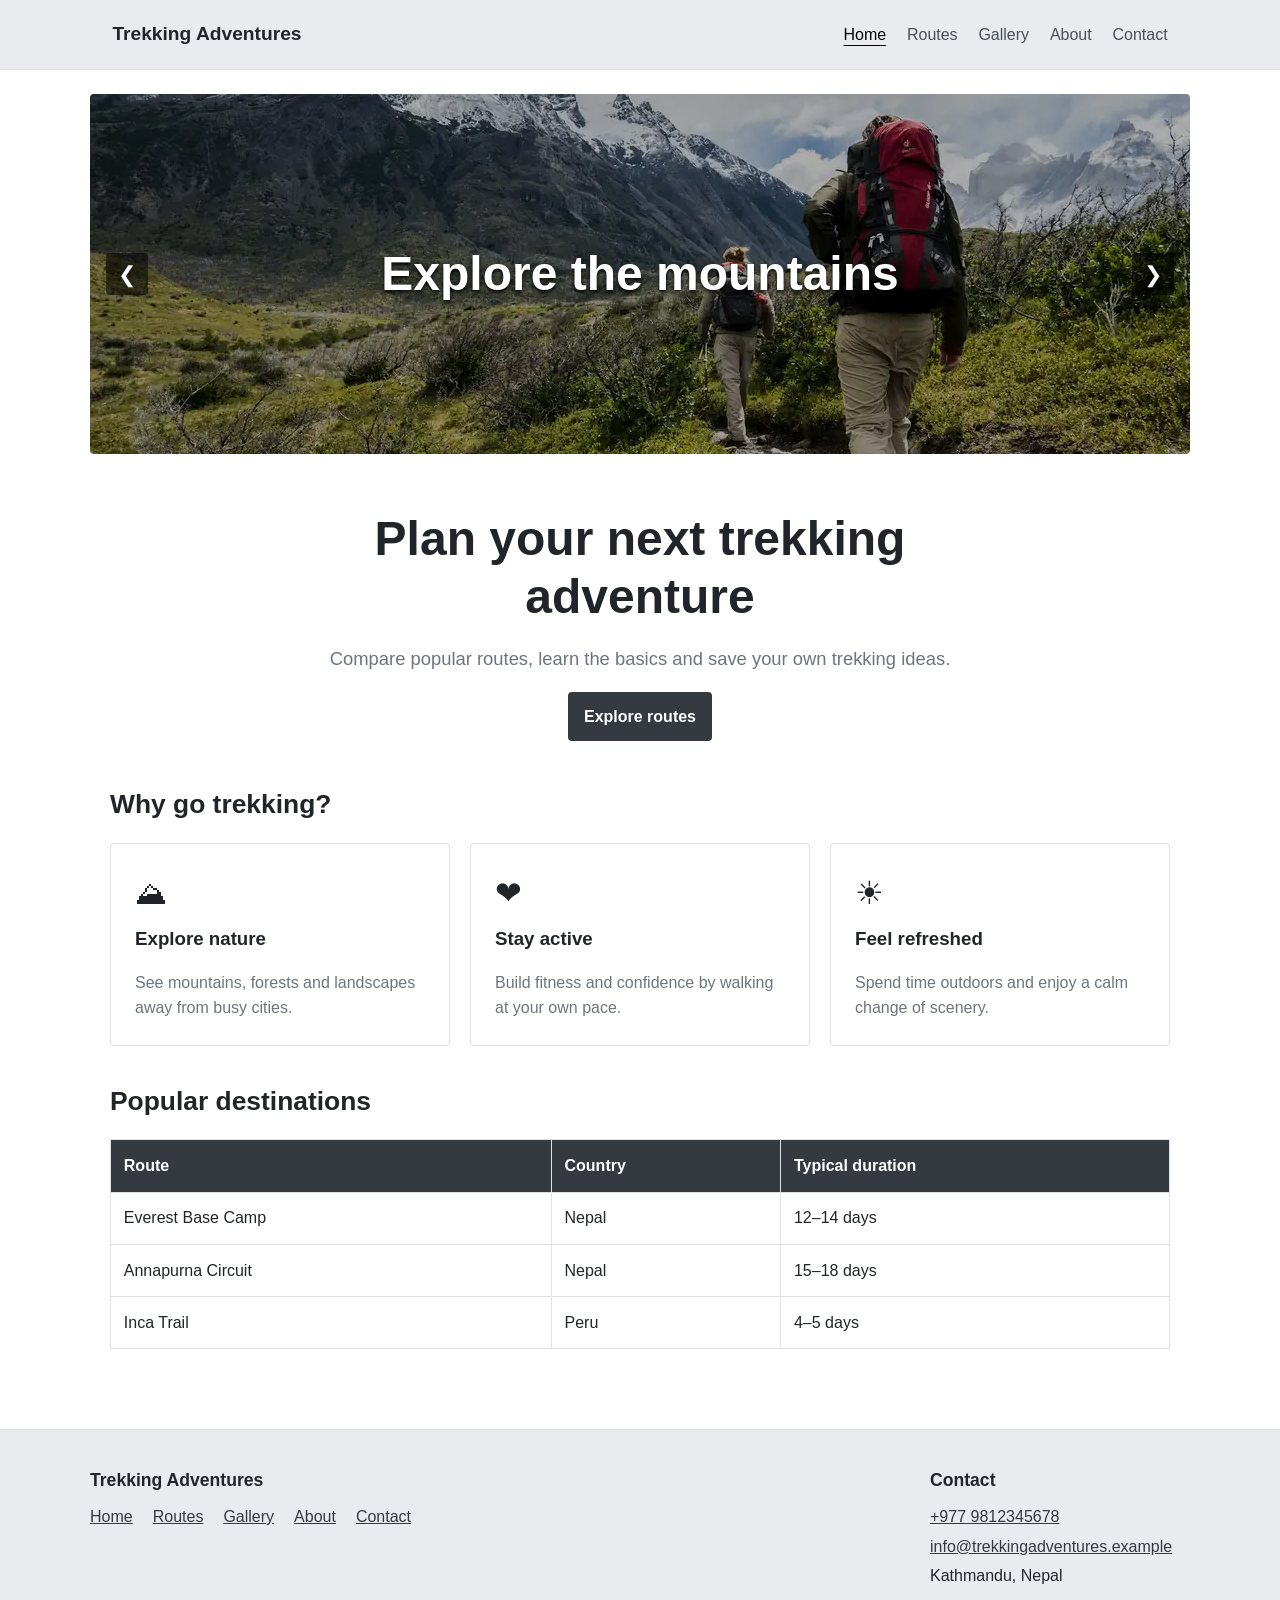
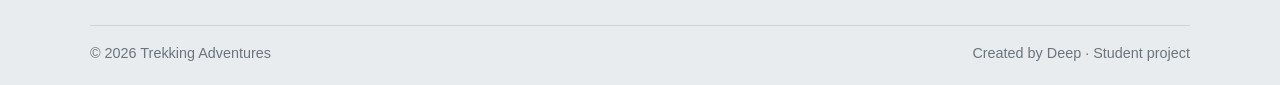
<file: index.html>
<!DOCTYPE html>
<html lang="en">
<head>
    <meta charset="UTF-8">
    <meta name="viewport" content="width=device-width, initial-scale=1.0">
    <meta name="description" content="A simple guide to popular trekking routes around the world.">
    <title>Trekking Adventures | Home</title>
    <link rel="stylesheet" href="styles.css">
</head>
<body>
<header class="site-header"><nav aria-label="Main navigation">
    <a class="logo" href="index.html">Trekking Adventures</a>
    <ul><li><a class="active" href="index.html">Home</a></li><li><a href="trekking.html">Routes</a></li><li><a href="gallery.html">Gallery</a></li><li><a href="about.html">About</a></li><li><a href="contact.html">Contact</a></li></ul>
</nav></header>

<main>
<section class="banner" aria-label="Featured trekking photographs">
    <div class="slide active"><img src="images/mountain-valley-banner.webp" alt="Trekkers walking through a mountain valley"><div class="slide-text">Explore the mountains</div></div>
    <div class="slide"><img src="images/rocky-trail-banner.webp" alt="Rocky mountain trail"><div class="slide-text">Discover new trails</div></div>
    <div class="slide"><img src="images/nature-camp-banner.webp" alt="Tent beside a mountain lake"><div class="slide-text">Enjoy the outdoors</div></div>
    <button class="prev" type="button" onclick="changeSlide(-1)" aria-label="Previous image">&#10094;</button>
    <button class="next" type="button" onclick="changeSlide(1)" aria-label="Next image">&#10095;</button>
</section>

<div class="container">
    <section class="hero"><h1>Plan your next trekking adventure</h1><p>Compare popular routes, learn the basics and save your own trekking ideas.</p><a class="btn" href="trekking.html">Explore routes</a></section>
    <section><h2>Why go trekking?</h2><div class="grid">
        <article class="card"><span class="card-icon" aria-hidden="true">&#9968;</span><h3>Explore nature</h3><p>See mountains, forests and landscapes away from busy cities.</p></article>
        <article class="card"><span class="card-icon" aria-hidden="true">&#10084;</span><h3>Stay active</h3><p>Build fitness and confidence by walking at your own pace.</p></article>
        <article class="card"><span class="card-icon" aria-hidden="true">&#9728;</span><h3>Feel refreshed</h3><p>Spend time outdoors and enjoy a calm change of scenery.</p></article>
    </div></section>
    <section class="table-section"><h2>Popular destinations</h2><table><thead><tr><th>Route</th><th>Country</th><th>Typical duration</th></tr></thead><tbody><tr><td>Everest Base Camp</td><td>Nepal</td><td>12–14 days</td></tr><tr><td>Annapurna Circuit</td><td>Nepal</td><td>15–18 days</td></tr><tr><td>Inca Trail</td><td>Peru</td><td>4–5 days</td></tr></tbody></table></section>
</div>
</main>
<footer><div class="footer-inner"><div><h2>Trekking Adventures</h2><ul class="footer-nav" aria-label="Site map"><li><a href="index.html">Home</a></li><li><a href="trekking.html">Routes</a></li><li><a href="gallery.html">Gallery</a></li><li><a href="about.html">About</a></li><li><a href="contact.html">Contact</a></li></ul></div><div class="footer-contact"><h2>Contact</h2><p><a href="tel:+9779812345678">+977 9812345678</a></p><p><a href="mailto:info@trekkingadventures.example">info@trekkingadventures.example</a></p><p>Kathmandu, Nepal</p></div><div class="footer-bottom"><span>&copy; 2026 Trekking Adventures</span><span>Created by Deep &middot; Student project</span></div></div></footer>
<script src="script.js"></script>
</body>
</html>
</file>
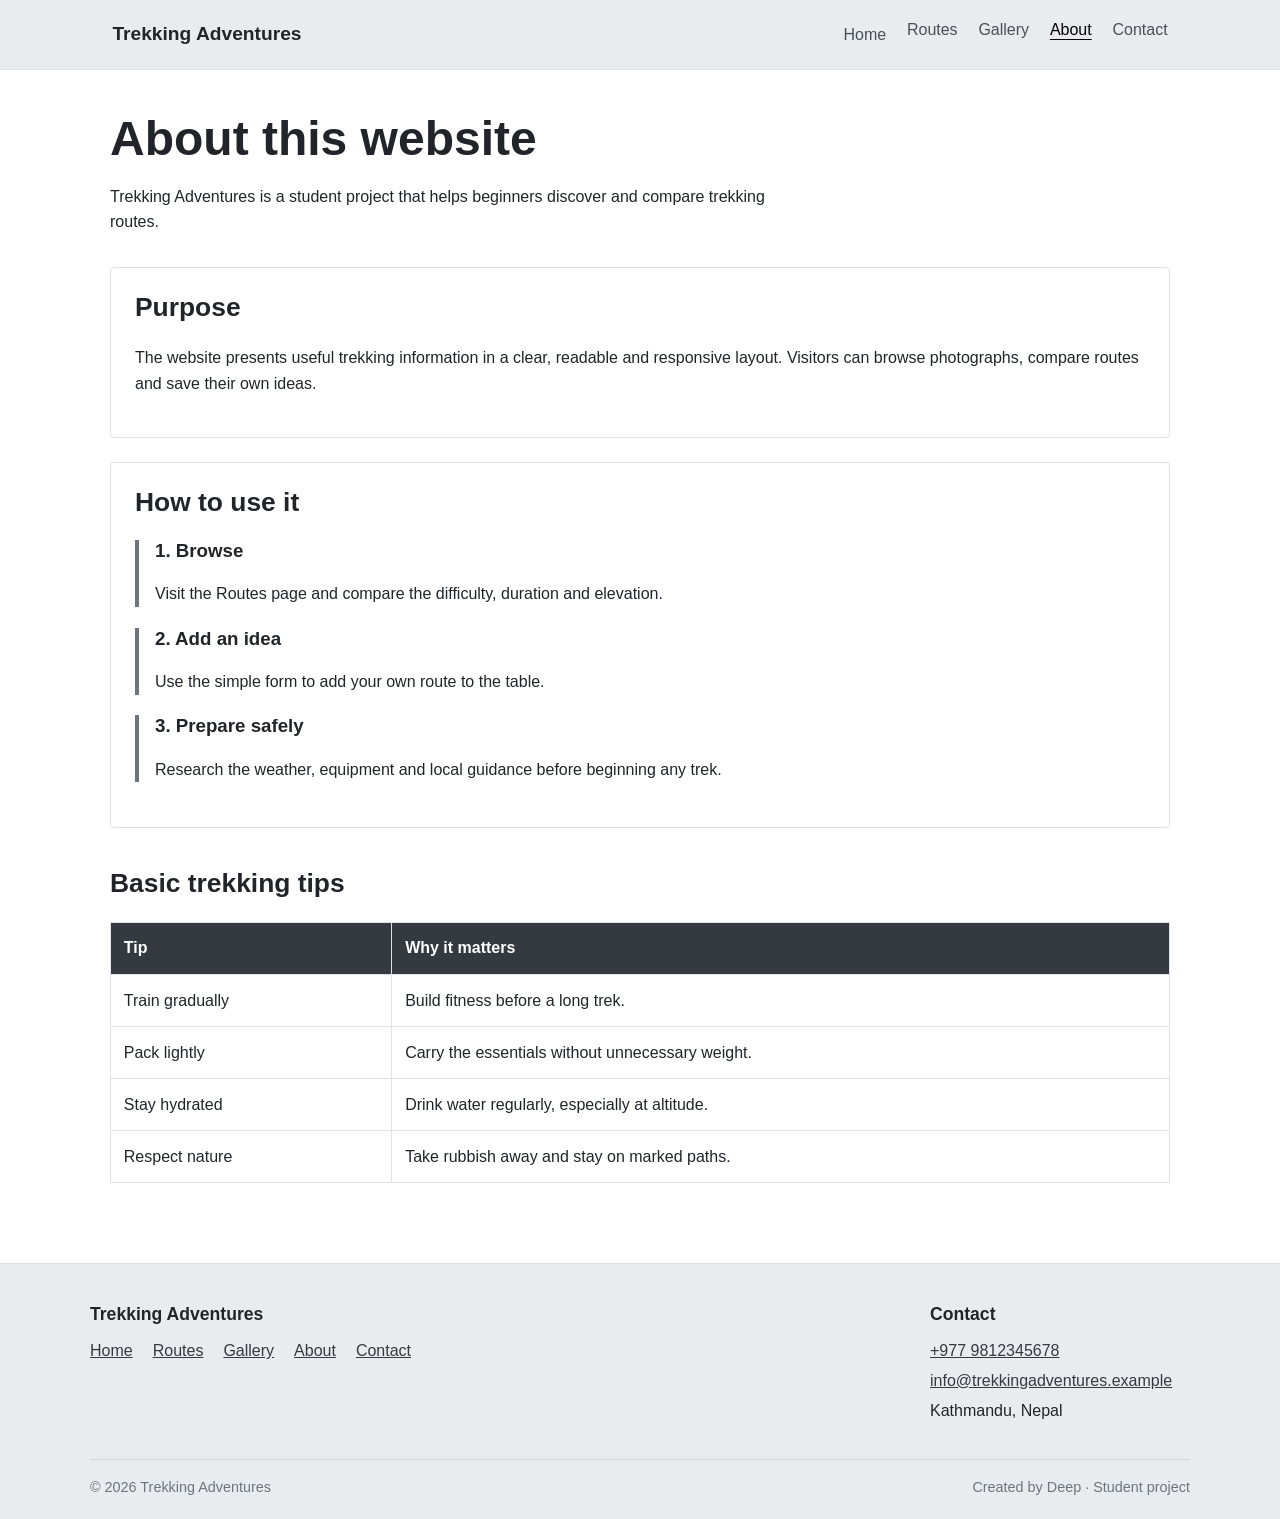
<file: about.html>
<!DOCTYPE html>
<html lang="en">

<head>
    <meta charset="UTF-8">
    <meta name="viewport" content="width=device-width, initial-scale=1.0">
    <title>Trekking Adventures | About</title>
    <link rel="stylesheet" href="styles.css">
</head>

<body>
    <header class="site-header">
        <nav aria-label="Main navigation"><a class="logo" href="index.html">Trekking Adventures</a>
            <ul li><a href="index.html">Home</a></li>
                <li><a href="trekking.html">Routes</a></li>
                <li>
                    <a href="gallery.html">Gallery</a>
                </li>
                <li><a class="active" href="about.html">About</a></li>
                <li><a href="contact.html">Contact</a></li>
            </ul>
        </nav>
    </header>
    <main class="container">
        <header class="page-intro">
            <h1>About this website</h1>
            <p>Trekking Adventures is a student project that helps beginners discover and compare trekking routes.</p>
        </header>
        <section class="section">
            <h2>Purpose</h2>
            <p>The website presents useful trekking information in a clear, readable and responsive layout. Visitors can
                browse photographs, compare routes and save their own ideas.</p>
        </section>
        <section class="section">
            <h2>How to use it</h2>
            <div class="step">
                <h3>1. Browse</h3>
                <p>Visit the Routes page and compare the difficulty, duration and elevation.</p>
            </div>
            <div class="step">
                <h3>2. Add an idea</h3>
                <p>Use the simple form to add your own route to the table.</p>
            </div>
            <div class="step">
                <h3>3. Prepare safely</h3>
                <p>Research the weather, equipment and local guidance before beginning any trek.</p>
            </div>
        </section>
        <section class="table-section">
            <h2>Basic trekking tips</h2>
            <table>
                <thead>
                    <tr>
                        <th>Tip</th>
                        <th>Why it matters</th>
                    </tr>
                </thead>
                <tbody>
                    <tr>
                        <td>Train gradually</td>
                        <td>Build fitness before a long trek.</td>
                    </tr>
                    <tr>
                        <td>Pack lightly</td>
                        <td>Carry the essentials without unnecessary weight.</td>
                    </tr>
                    <tr>
                        <td>Stay hydrated</td>
                        <td>Drink water regularly, especially at altitude.</td>
                    </tr>
                    <tr>
                        <td>Respect nature</td>
                        <td>Take rubbish away and stay on marked paths.</td>
                    </tr>
                </tbody>
            </table>
        </section>
    </main>
    <footer>
        <div class="footer-inner">
            <div>
                <h2>Trekking Adventures</h2>
                <ul class="footer-nav" aria-label="Site map">
                    <li><a href="index.html">Home</a></li>
                    <li><a href="trekking.html">Routes</a></li>
                    <li><a href="gallery.html">Gallery</a></li>
                    <li><a href="about.html">About</a></li>
                    <li><a href="contact.html">Contact</a></li>
                </ul>
            </div>
            <div class="footer-contact">
                <h2>Contact</h2>
                <p><a href="tel:+9779812345678">+977 9812345678</a></p>
                <p><a href="mailto:info@trekkingadventures.example">info@trekkingadventures.example</a></p>
                <p>Kathmandu, Nepal</p>
            </div>
            <div class="footer-bottom"><span>&copy; 2026 Trekking Adventures</span><span>Created by Deep &middot;
                    Student project</span></div>
        </div>
    </footer>
</body>

</html>
</file>
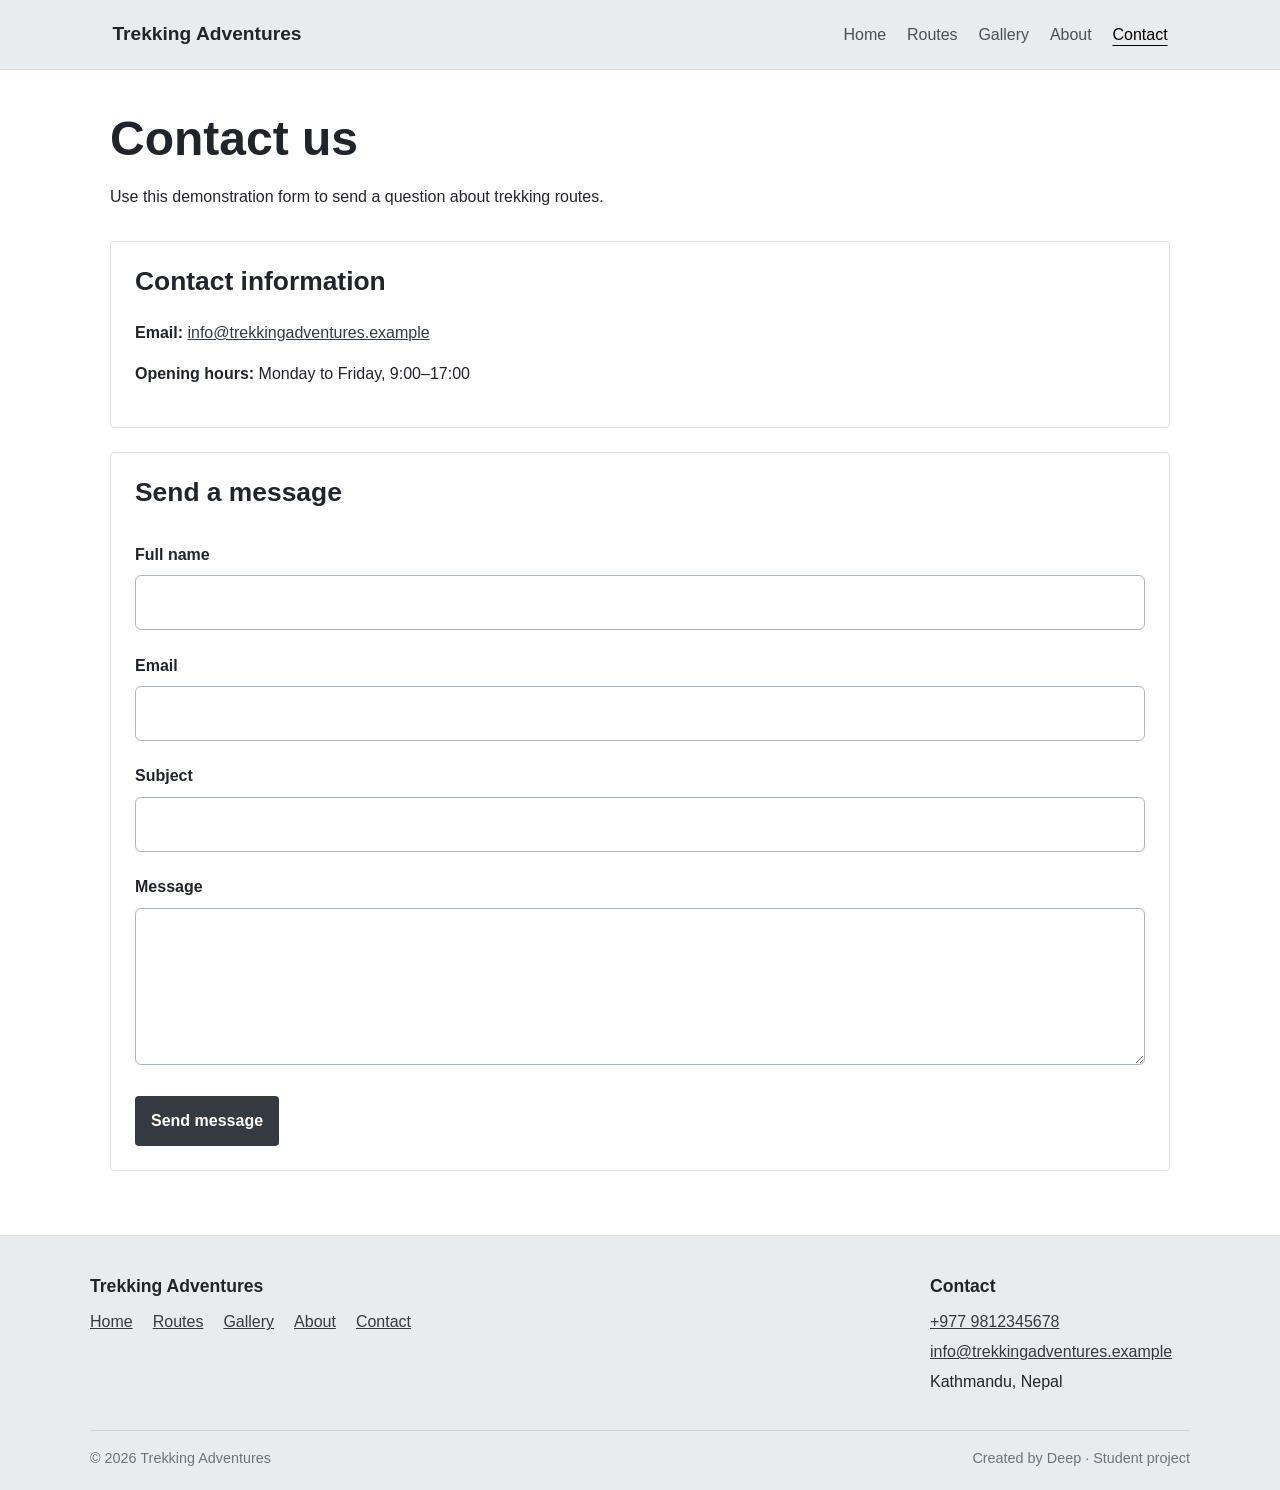
<file: contact.html>
<!DOCTYPE html>
<html lang="en">

<head>
    <meta charset="UTF-8">
    <meta name="viewport" content="width=device-width, initial-scale=1.0">
    <title>Trekking Adventures | Contact</title>
    <link rel="stylesheet" href="styles.css">
</head>

<body>
    <header class="site-header">
        <nav aria-label="Main navigation"><a class="logo" href="index.html">Trekking Adventures</a>
            <ul>
                <li><a href="index.html">Home</a></li>
                <li><a href="trekking.html">Routes</a></li>
                <li><a href="gallery.html">Gallery</a></li>
                <li><a href="about.html">About</a></li>
                <li><a class="active" href="contact.html">Contact</a></li>
            </ul>
        </nav>
    </header>
    <main class="container">
        <header class="page-intro">
            <h1>Contact us</h1>
            <p>Use this demonstration form to send a question about trekking routes.</p>
        </header>
        <section class="info-section">
            <h2>Contact information</h2>
            <p><strong>Email:</strong> <a
                    href="mailto:info@trekkingadventures.example">info@trekkingadventures.example</a></p>
            <p><strong>Opening hours:</strong> Monday to Friday, 9:00–17:00</p>
        </section>
        <section class="form-section">
            <h2>Send a message</h2>
            <form id="contactForm" onsubmit="return validateForm()" novalidate><label for="name">Full name</label><input
                    id="name" autocomplete="name" required><span id="nameError" class="error"></span><label
                    for="email">Email</label><input type="email" id="email" autocomplete="email" required><span
                    id="emailError" class="error"></span><label for="subject">Subject</label><input id="subject"
                    required><span id="subjectError" class="error"></span><label for="message">Message</label><textarea
                    id="message" rows="5" required></textarea><span id="messageError" class="error"></span><button
                    class="btn" type="submit">Send message</button></form>
            <div id="formSuccess" class="success" hidden>Thank you. The form passed validation.</div>
        </section>
    </main>
    <footer>
        <div class="footer-inner">
            <div>
                <h2>Trekking Adventures</h2>
                <ul class="footer-nav" aria-label="Site map">
                    <li><a href="index.html">Home</a></li>
                    <li><a href="trekking.html">Routes</a></li>
                    <li><a href="gallery.html">Gallery</a></li>
                    <li><a href="about.html">About</a></li>
                    <li><a href="contact.html">Contact</a></li>
                </ul>
            </div>
            <div class="footer-contact">
                <h2>Contact</h2>
                <p><a href="tel:+9779812345678">+977 9812345678</a></p>
                <p><a href="mailto:info@trekkingadventures.example">info@trekkingadventures.example</a></p>
                <p>Kathmandu, Nepal</p>
            </div>
            <div class="footer-bottom"><span>&copy; 2026 Trekking Adventures</span><span>Created by Deep &middot;
                    Student project</span></div>
        </div>
    </footer>
    <script src="script.js"></script>
</body>

</html>
</file>
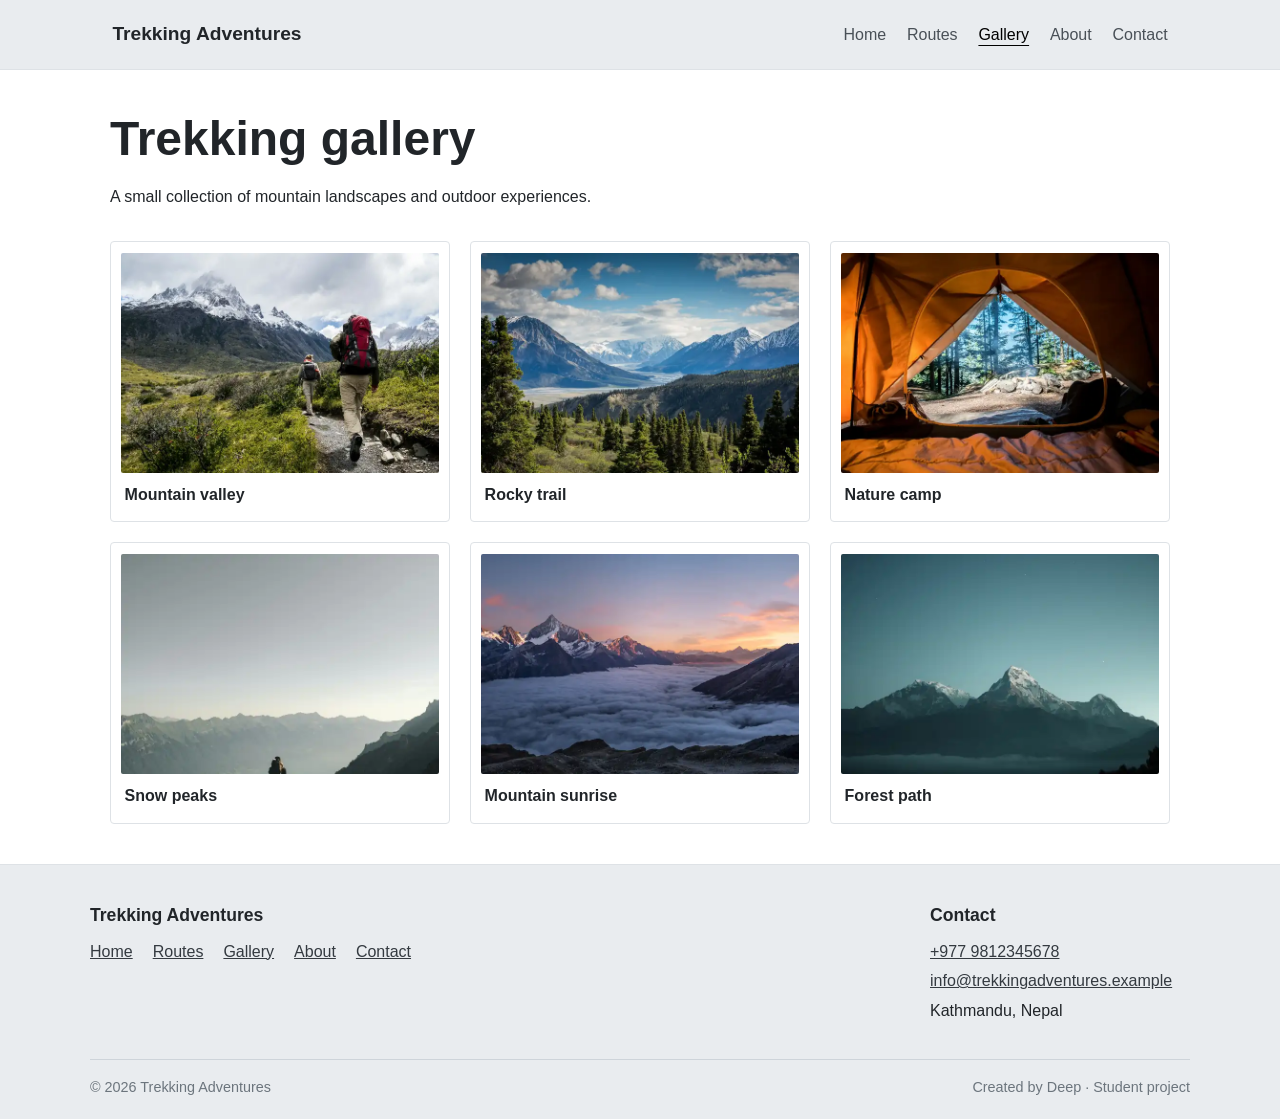
<file: gallery.html>
<!DOCTYPE html>
<html lang="en"><head><meta charset="UTF-8"><meta name="viewport" content="width=device-width, initial-scale=1.0"><title>Trekking Adventures | Gallery</title><link rel="stylesheet" href="styles.css"></head>
<body><header class="site-header"><nav aria-label="Main navigation"><a class="logo" href="index.html">Trekking Adventures</a><ul><li><a href="index.html">Home</a></li><li><a href="trekking.html">Routes</a></li><li><a class="active" href="gallery.html">Gallery</a></li><li><a href="about.html">About</a></li><li><a href="contact.html">Contact</a></li></ul></nav></header>
<main class="container"><header class="page-intro"><h1>Trekking gallery</h1><p>A small collection of mountain landscapes and outdoor experiences.</p></header>
<section class="grid gallery" aria-label="Trekking photographs">
<figure><a href="images/mountain-valley.webp"><img src="images/mountain-valley.webp" loading="lazy" alt="Trekkers crossing a green mountain valley"></a><figcaption>Mountain valley</figcaption></figure>
<figure><a href="images/rocky-trail.webp"><img src="images/rocky-trail.webp" loading="lazy" alt="A rocky trail below tall mountain peaks"></a><figcaption>Rocky trail</figcaption></figure>
<figure><a href="images/nature-camp.webp"><img src="images/nature-camp.webp" loading="lazy" alt="Camping tent beside a lake"></a><figcaption>Nature camp</figcaption></figure>
<figure><a href="images/snow-peaks.webp"><img src="images/snow-peaks.webp" loading="lazy" alt="Snow-covered mountain peaks"></a><figcaption>Snow peaks</figcaption></figure>
<figure><a href="images/mountain-sunrise.webp"><img src="images/mountain-sunrise.webp" loading="lazy" alt="Sunrise over layered mountains"></a><figcaption>Mountain sunrise</figcaption></figure>
<figure><a href="images/forest-path.webp"><img src="images/forest-path.webp" loading="lazy" alt="A path through a forest"></a><figcaption>Forest path</figcaption></figure>
</section></main>
<footer><div class="footer-inner"><div><h2>Trekking Adventures</h2><ul class="footer-nav" aria-label="Site map"><li><a href="index.html">Home</a></li><li><a href="trekking.html">Routes</a></li><li><a href="gallery.html">Gallery</a></li><li><a href="about.html">About</a></li><li><a href="contact.html">Contact</a></li></ul></div><div class="footer-contact"><h2>Contact</h2><p><a href="tel:+9779812345678">+977 9812345678</a></p><p><a href="mailto:info@trekkingadventures.example">info@trekkingadventures.example</a></p><p>Kathmandu, Nepal</p></div><div class="footer-bottom"><span>&copy; 2026 Trekking Adventures</span><span>Created by Deep &middot; Student project</span></div></div></footer></body></html>
</file>
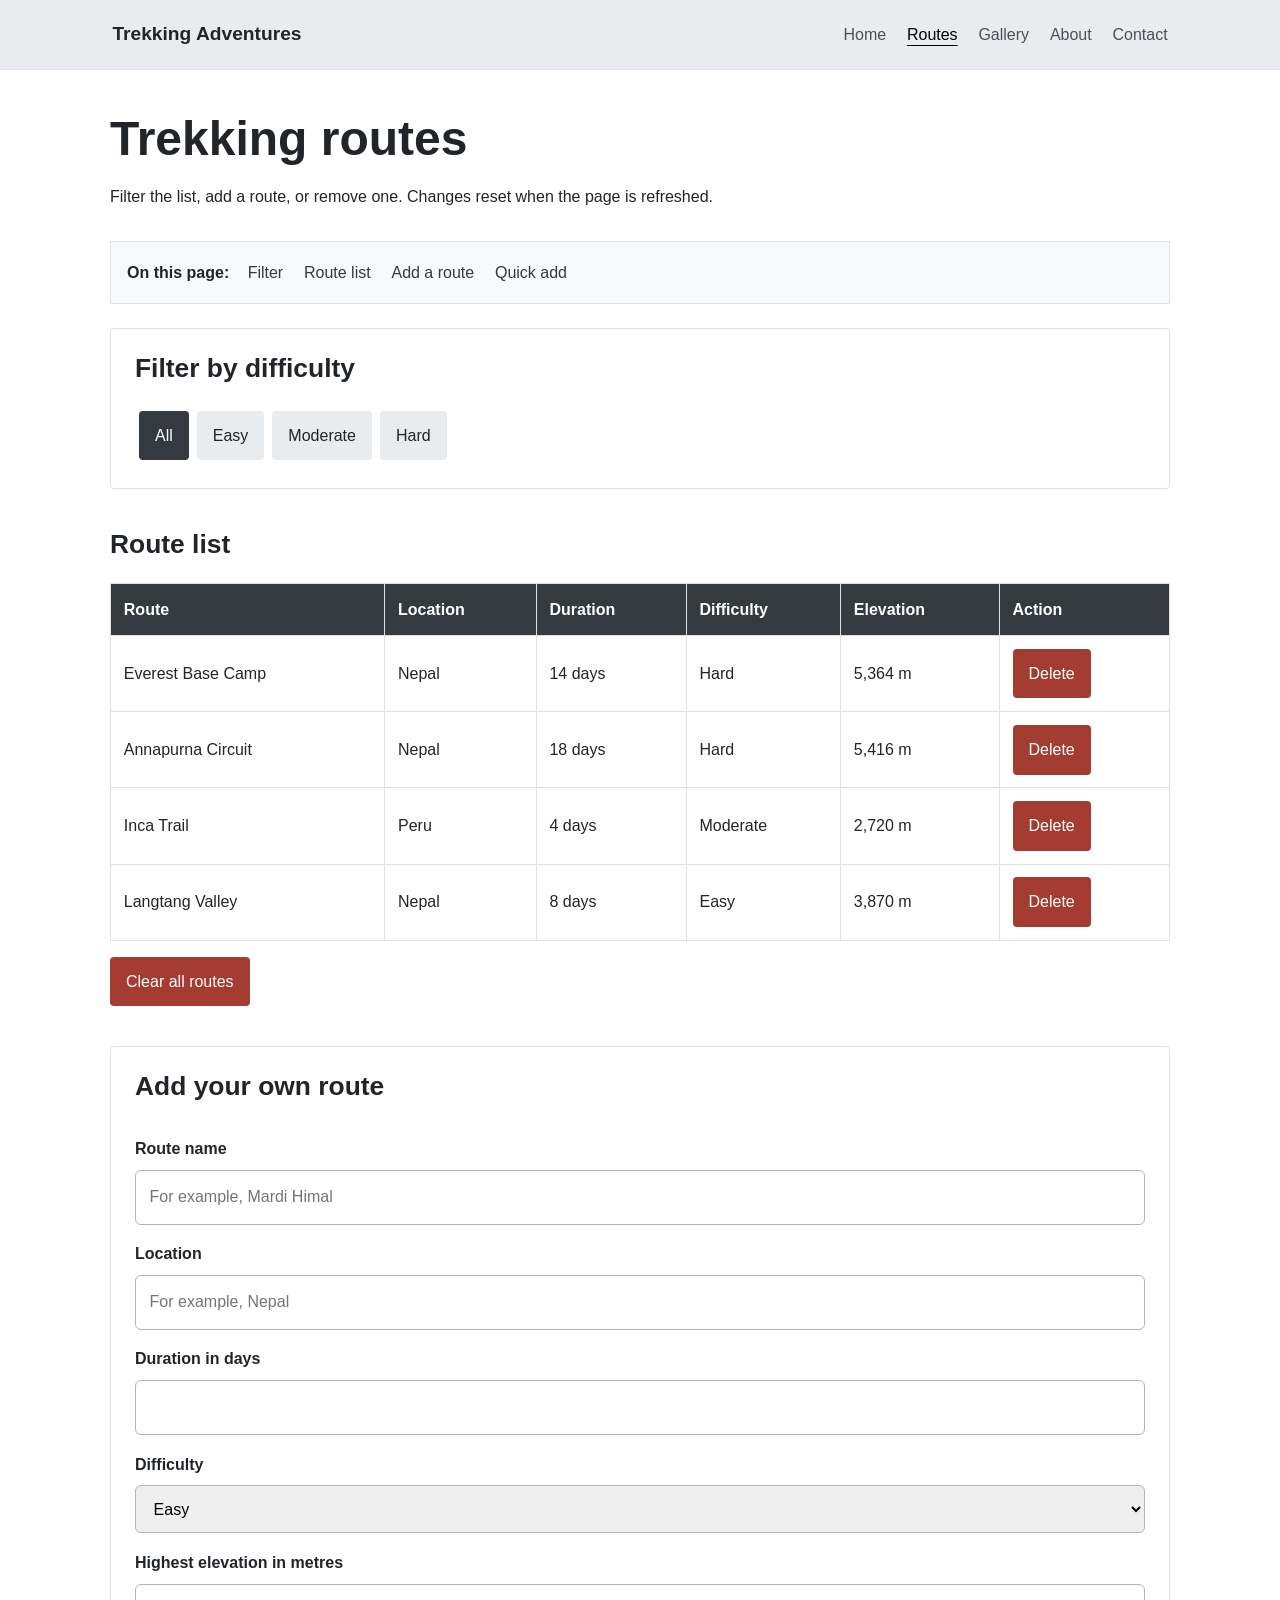
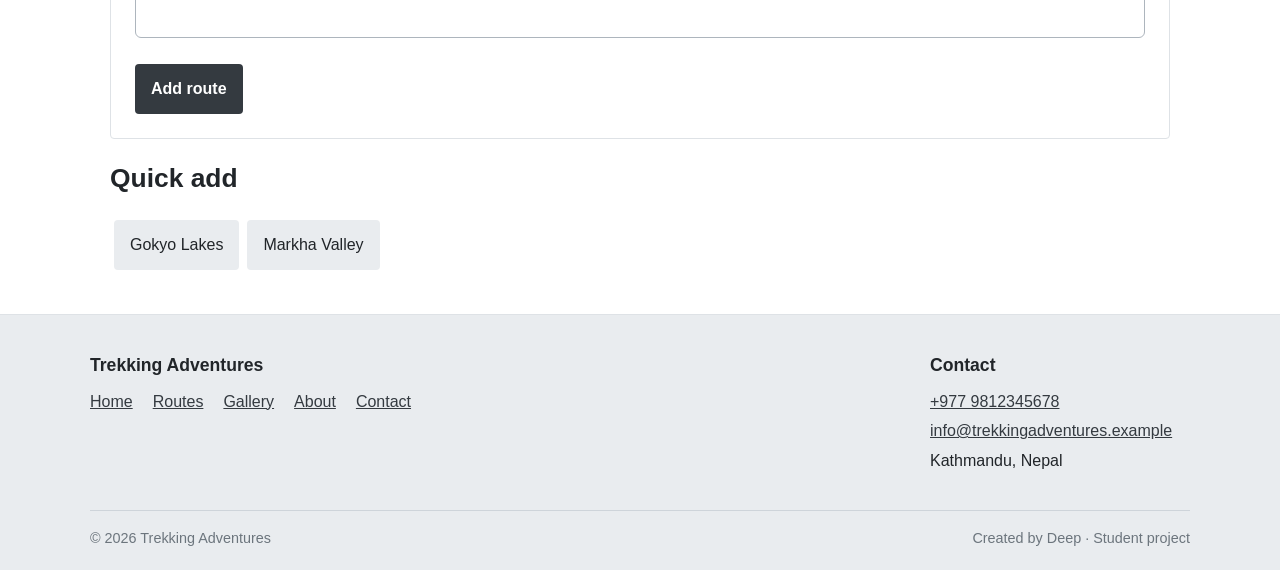
<file: trekking.html>
<!DOCTYPE html>
<html lang="en"><head><meta charset="UTF-8"><meta name="viewport" content="width=device-width, initial-scale=1.0"><title>Trekking Adventures | Routes</title><link rel="stylesheet" href="styles.css"></head>
<body><header class="site-header"><nav aria-label="Main navigation"><a class="logo" href="index.html">Trekking Adventures</a><ul><li><a href="index.html">Home</a></li><li><a class="active" href="trekking.html">Routes</a></li><li><a href="gallery.html">Gallery</a></li><li><a href="about.html">About</a></li><li><a href="contact.html">Contact</a></li></ul></nav></header>
<main class="container"><header class="page-intro"><h1>Trekking routes</h1><p>Filter the list, add a route, or remove one. Changes reset when the page is refreshed.</p></header>
<nav class="local-nav" aria-label="Routes page sections"><strong>On this page:</strong><a href="#filter">Filter</a><a href="#route-list">Route list</a><a href="#add-route">Add a route</a><a href="#quick-add">Quick add</a></nav>
<section class="filters" id="filter"><h2>Filter by difficulty</h2><button class="active" type="button" onclick="filterRoutes('all', this)">All</button><button type="button" onclick="filterRoutes('easy', this)">Easy</button><button type="button" onclick="filterRoutes('moderate', this)">Moderate</button><button type="button" onclick="filterRoutes('hard', this)">Hard</button></section>
<section class="table-section" id="route-list"><h2>Route list</h2><table><thead><tr><th>Route</th><th>Location</th><th>Duration</th><th>Difficulty</th><th>Elevation</th><th>Action</th></tr></thead><tbody id="routeTableBody"></tbody></table><button class="clear-btn" type="button" onclick="clearAllRoutes()">Clear all routes</button></section>
<section class="form-section" id="add-route"><h2>Add your own route</h2><form id="routeForm"><label for="routeName">Route name</label><input id="routeName" required placeholder="For example, Mardi Himal"><label for="location">Location</label><input id="location" required placeholder="For example, Nepal"><label for="duration">Duration in days</label><input type="number" id="duration" required min="1"><label for="difficulty">Difficulty</label><select id="difficulty"><option value="easy">Easy</option><option value="moderate">Moderate</option><option value="hard">Hard</option></select><label for="elevation">Highest elevation in metres</label><input type="number" id="elevation" required min="0"><button class="btn" type="submit">Add route</button></form><div id="routeSuccess" class="success" hidden>Route added successfully.</div></section>
<section class="quick-add" id="quick-add"><h2>Quick add</h2><button type="button" onclick="quickAddRoute('Gokyo Lakes','Nepal',12,'hard',5357)">Gokyo Lakes</button><button type="button" onclick="quickAddRoute('Markha Valley','India',8,'moderate',5150)">Markha Valley</button></section>
</main>
<footer><div class="footer-inner"><div><h2>Trekking Adventures</h2><ul class="footer-nav" aria-label="Site map"><li><a href="index.html">Home</a></li><li><a href="trekking.html">Routes</a></li><li><a href="gallery.html">Gallery</a></li><li><a href="about.html">About</a></li><li><a href="contact.html">Contact</a></li></ul></div><div class="footer-contact"><h2>Contact</h2><p><a href="tel:+9779812345678">+977 9812345678</a></p><p><a href="mailto:info@trekkingadventures.example">info@trekkingadventures.example</a></p><p>Kathmandu, Nepal</p></div><div class="footer-bottom"><span>&copy; 2026 Trekking Adventures</span><span>Created by Deep &middot; Student project</span></div></div></footer><script src="script.js"></script></body></html>
</file>
<file: styles.css>
:root {
    --dark: #343a40;
    --text: #212529;
    --grey: #6c757d;
    --light: #F8F9FA;
    --header-footer: #E9ECEF;
    --border: #dee2e6;
}

* { box-sizing: border-box; }

html { scroll-behavior: smooth; }

body {
    margin: 0;
    font-family: Arial, Helvetica, sans-serif;
    line-height: 1.6;
    color: var(--text);
    background: white;
}

img { max-width: 100%; display: block; }
a { color: var(--dark); }

.site-header {
    position: sticky;
    top: 0;
    z-index: 10;
    background: var(--header-footer);
    color: var(--text);
    border-bottom: 1px solid var(--border);
}

nav {
    max-width: 1100px;
    margin: auto;
    padding: .85rem 1.25rem;
    display: flex;
    align-items: center;
    justify-content: space-between;
    gap: 1rem;
}

.logo { color: var(--text); font-size: 1.2rem; font-weight: 700; text-decoration: none; }
nav ul, .footer-nav { display: flex; flex-wrap: wrap; gap: .35rem 1rem; list-style: none; margin: 0; padding: 0; }
nav a { color: #495057; text-decoration: none; padding: .35rem .15rem; }
nav a:hover, nav a:focus, nav a.active { color: #000000; text-decoration: underline; text-underline-offset: 5px; }

.banner { position: relative; max-width: 1100px; height: 360px; margin: 1.5rem auto 0; overflow: hidden; border-radius: 4px; }
.slide { position: absolute; inset: 0; opacity: 0; transition: opacity .4s; }
.slide.active { opacity: 1; }
.slide img { width: 100%; height: 100%; object-fit: cover; filter: brightness(.68); }
.slide-text { position: absolute; left: 50%; top: 50%; transform: translate(-50%, -50%); width: 90%; color: white; text-align: center; font-size: clamp(2rem, 5vw, 3rem); font-weight: 700; text-shadow: 0 2px 4px #000; }
.prev, .next { position: absolute; top: 50%; transform: translateY(-50%); width: 42px; height: 42px; border: 0; border-radius: 4px; background: rgba(0,0,0,.55); color: white; font-size: 1.4rem; cursor: pointer; }
.prev { left: 1rem; } .next { right: 1rem; }

.container { max-width: 1100px; margin: auto; padding: 2.5rem 1.25rem; }
.page-intro { max-width: 700px; margin-bottom: 2rem; }
.local-nav { max-width: none; justify-content: flex-start; flex-wrap: wrap; background: var(--light); border: 1px solid var(--border); padding: .75rem 1rem; margin-bottom: 1.5rem; }
.local-nav a { color: var(--dark); }
h1, h2, h3 { line-height: 1.2; color: var(--text); }
h1 { font-size: clamp(2rem, 5vw, 3rem); margin: 0 0 .7rem; }
h2 { font-size: 1.65rem; margin-top: 0; }
h3 { margin-top: 0; }

.hero { text-align: center; max-width: 760px; margin: auto; padding: 1rem 0 3rem; }
.hero p { color: var(--grey); font-size: 1.15rem; }
.btn, .filters button, .quick-add button, .delete-btn, .clear-btn { border: 0; border-radius: 4px; padding: .75rem 1rem; font: inherit; cursor: pointer; }
.btn { display: inline-block; background: var(--dark); color: white; font-weight: 700; text-decoration: none; }
.btn:hover, .btn:focus { background: var(--text); }

.grid { display: grid; grid-template-columns: repeat(3, 1fr); gap: 1.25rem; }
.card, .section, .filters, .form-section, .info-section { background: white; border: 1px solid var(--border); border-radius: 4px; padding: 1.5rem; margin-bottom: 1.5rem; }
.card { margin: 0; }
.card-icon { font-size: 2rem; display: block; margin-bottom: .6rem; }
.card p { color: var(--grey); margin-bottom: 0; }

.table-section { margin: 2.5rem 0; overflow-x: auto; }
table { width: 100%; border-collapse: collapse; background: white; }
caption { text-align: left; font-weight: 700; font-size: 1.2rem; margin-bottom: .7rem; }
th, td { padding: .8rem; text-align: left; border: 1px solid var(--border); }
th { background: var(--dark); color: white; }
tbody tr:hover { background: var(--light); }

.filters button, .quick-add button { background: #e9ecef; color: var(--text); margin: .25rem; }
.filters button.active, .filters button:hover, .quick-add button:hover { background: var(--dark); color: white; }
.delete-btn, .clear-btn { background: #a43c32; color: white; }
.clear-btn { margin-top: 1rem; }

label { display: block; margin: .7rem 0 .15rem; font-weight: 700; }
input, select, textarea { width: 100%; padding: .85rem; border: 1px solid #adb5bd; border-radius: 6px; font: inherit; }
input:focus, select:focus, textarea:focus { outline: 3px solid #ced4da; border-color: #495057; }
.form-section form { display: grid; gap: .35rem; }
.form-section .btn { justify-self: start; margin-top: 1.25rem; }
.error { display: block; color: #a52d24; font-size: .9rem; }
.success { margin-top: 1rem; padding: 1rem; background: var(--light); border-left: 4px solid #495057; }
.step { border-left: 4px solid var(--grey); padding-left: 1rem; margin: 1.3rem 0; }

.gallery img { width: 100%; height: 220px; object-fit: cover; border-radius: 2px; }
.gallery figure { margin: 0; background: white; padding: .65rem; border-radius: 4px; border: 1px solid var(--border); }
.gallery figcaption { padding: .6rem .2rem .2rem; font-weight: 700; }

footer { background: var(--header-footer); color: var(--text); padding: 2.5rem 1.25rem 1.25rem; border-top: 1px solid var(--border); }
.footer-inner { max-width: 1100px; margin: auto; display: grid; grid-template-columns: 1fr 1fr; gap: 2rem; }
footer h2 { font-size: 1.1rem; margin-bottom: .8rem; }
.footer-nav { gap: .5rem 1.25rem; }
.footer-contact { justify-self: end; min-width: 260px; }
.footer-contact p { margin: .25rem 0; }
.footer-bottom { grid-column: 1 / -1; display: flex; justify-content: space-between; gap: 1rem; padding-top: 1rem; border-top: 1px solid #ced4da; color: var(--grey); font-size: .9rem; }
footer a { color: #343a40; }

@media (max-width: 760px) {
    nav { align-items: flex-start; flex-direction: column; }
    nav ul { gap: .25rem .8rem; }
    .banner { margin-top: 0; border-radius: 0; height: 310px; }
    .grid { grid-template-columns: 1fr; }
    th, td { white-space: nowrap; }
    .footer-inner { grid-template-columns: 1fr; gap: 1.5rem; }
    .footer-contact { justify-self: start; min-width: 0; }
    .footer-bottom { grid-column: 1; flex-direction: column; gap: .25rem; }
}
</file>
